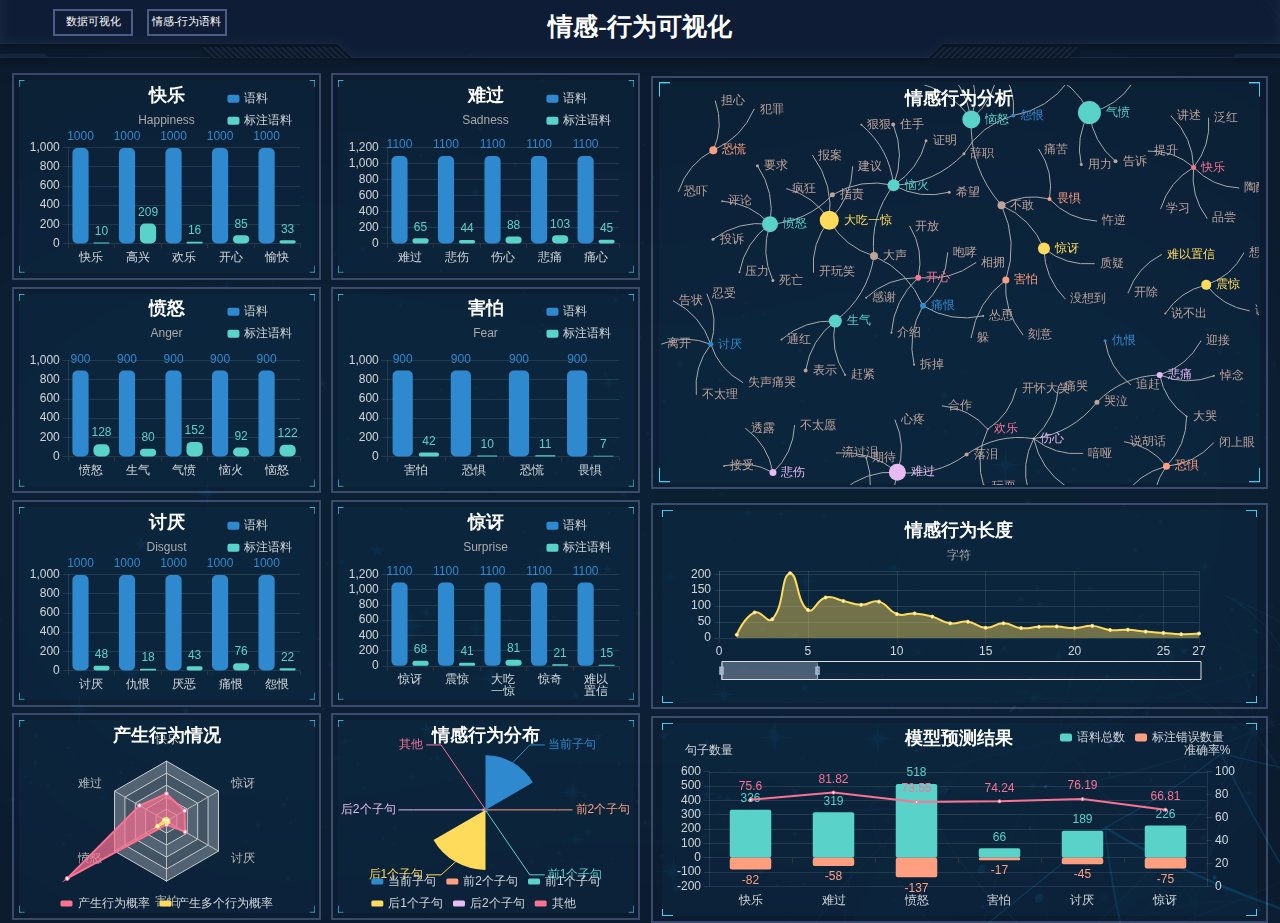
<file: Visualization/Visualization/index.html>
<!DOCTYPE html>
<html lang="en">
<head>
    <meta charset="UTF-8">
    <meta name="Emotional-Action-Visualization" content="width=device-width,initial-scale=1.0">
    <title>Emotional-Action-Visualization</title>
    <link rel="stylesheet" href="css/index.css" />
</head>
<body>
    <!-- 头部 -->
    <header>
            <h1>情感-行为可视化</h1>
            <a href="./index.html">
            <div class="bu1">数据可视化</div>
            </a>
            <a href="./ksh.php">
            <div class="bu2">情感-行为语料</div>
            </a>
            <!-- <a href="./index3.html">
            <div class="bu3">标注准则
            </div>
            </a> -->
    </header>
    <!-- 主体 -->
    <section class="mainbox">
        <div class="column">
            <div class="panel bar">
                <!-- <h2>快乐</h2> -->
                <div class=" chart chart1"></div>
            </div>
            <div class="panel bar"> 
                <div class=" chart chart3"></div>
            </div>
            <div class="panel bar"> 
                <div class=" chart chart5"></div>
            </div>
            <div class="panel bar"> 
                <div class=" chart chart7"></div>
            </div>

        </div>
        <div class="column">
            <div class="panel bar"> 
                <div class=" chart chart2"></div>
            </div>
            <div class="panel bar"> 
                <div class=" chart chart4"></div>
            </div>
            <div class="panel bar"> 
                <div class=" chart chart6"></div>
            </div>
            <div class="panel bar">
                <div class=" chart chart8"></div>
            </div>

        </div>
        <div class="column">
            <div class="panel2 bar"> 
                <div class=" chart chart9"></div>
            </div>
            
            <div class="panel bar"> 
                <div class=" chart chart11"></div>
            </div>
            <div class="panel bar"> 
                    <div class=" chart chart10"></div>
                </div>
        </div>
    </section>
    <script src="js/flexible.js"></script>
    <script src="js/echarts.min.js"></script>
    <script src="js/newline-echarts.js"></script>
    <script src="js/in.js"></script>
</body>
</html>
</file>
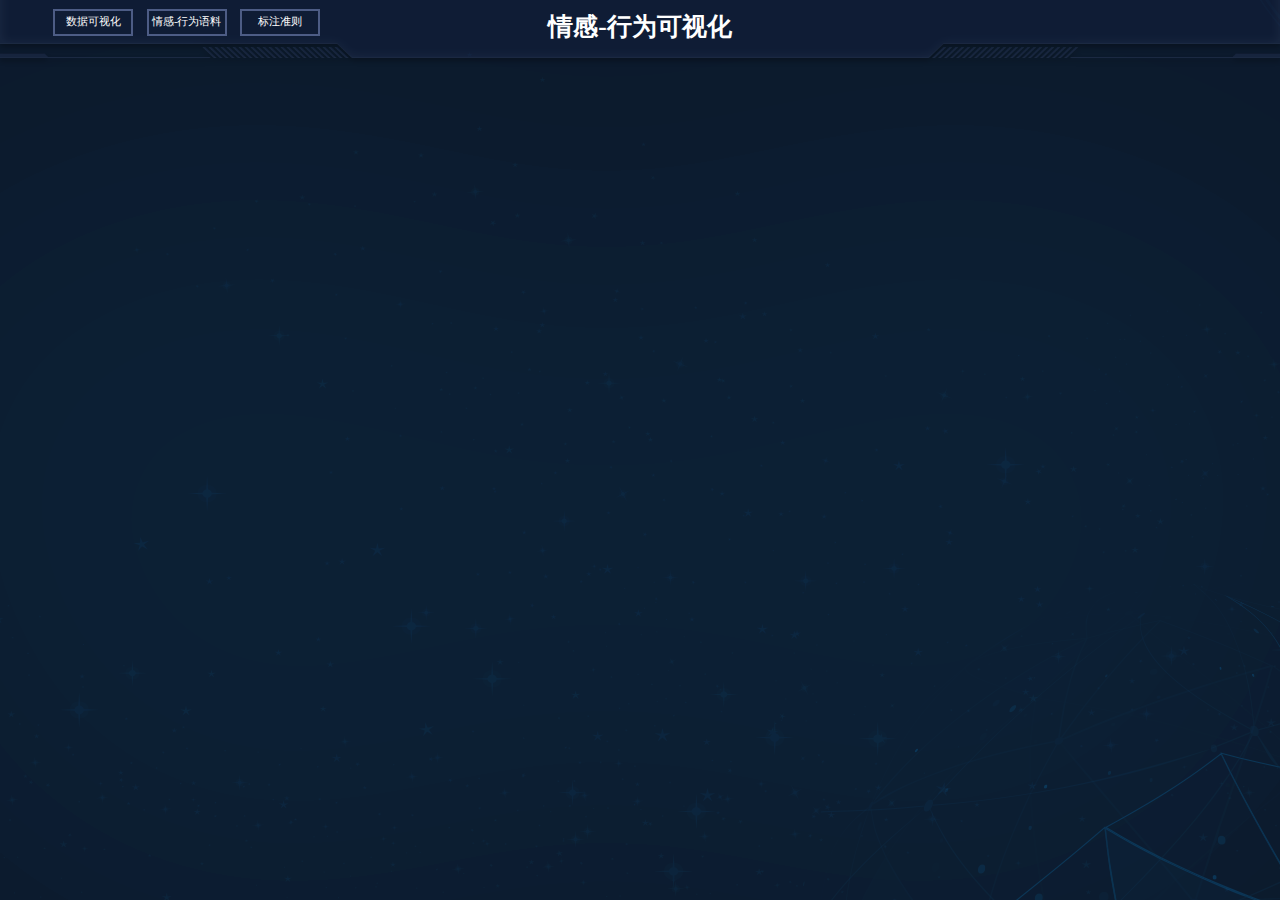
<file: Visualization/Visualization/index3.html>
<!DOCTYPE html>
<html lang="en">
<head>
    <meta charset="UTF-8">
    <meta name="Emotional-Action-Visualization" content="width=device-width,initial-scale=1.0">
    <title>Emotional-Action-Visualization</title>
    <link rel="stylesheet" href="css/index3.css" />
</head>
<body>
    <!-- 头部 -->
    <header>
            <h1>情感-行为可视化</h1>
            <a href="./index.html">
            <div class="bu1">数据可视化</div>
            </a>
            <a href="./ksh.php">
            <div class="bu2">情感-行为语料</div>
            </a>
            <a href="./index3.html">
            <div class="bu3">标注准则
            </div>
            </a>
    </header>
    <!-- 主体 -->
    <script src="js/flexible.js"></script>
</body>
</html>
</file>
<file: Visualization/Visualization/css/index.css>
* {
  margin: 0;
  padding: 0;
  box-sizing: border-box;
}
body {
  background: url(../images/true.png) no-repeat top center fixed;
  line-height: 1.15;
}
header {
  height: 1.25rem;
  background: url(../images/head_bg.png) no-repeat;
  background-size: 100% 100%;
}
header h1 {
  font-size: 0.475rem;
  color: #fff;
  text-align: center;
  line-height: 1rem;
}
header .bu1 {
  position: absolute;
  border: 2px solid rgba(169, 189, 255, 0.4);
  left: 1rem;
  top: 0.175rem;
  height: 0.5rem;
  width: 1.5rem;
  font-size: 0.2rem;
  color: #fff;
  text-align: center;
  line-height: 0.4rem;
}
header .bu2 {
  position: absolute;
  border: 2px solid rgba(169, 189, 255, 0.4);
  left: 2.75rem;
  top: 0.175rem;
  height: 0.5rem;
  width: 1.5rem;
  font-size: 0.2rem;
  color: #fff;
  text-align: center;
  line-height: 0.4rem;
}
header .bu3 {
  position: absolute;
  border: 2px solid rgba(169, 189, 255, 0.4);
  left: 4.5rem;
  top: 0.175rem;
  height: 0.5rem;
  width: 1.5rem;
  font-size: 0.2rem;
  color: #fff;
  text-align: center;
  line-height: 0.4rem;
}
.mainbox {
  display: flex;
  margin: 0;
  height: 3.875rem;
  padding: 0.125rem 0.125rem 0;
}
.mainbox .column {
  flex: 3;
  margin: 0 0.1rem 0 0.1rem;
}
.mainbox .column:nth-child(3) {
  flex: 6;
}
.mainbox .panel {
  padding: 0.125rem 0.125rem 0;
  margin: 0 0 0.125rem 0;
  height: 3.875rem;
  background: url(../images/line1.png) center no-repeat;
  background-size: 97% 95%;
  border: 2px solid rgba(169, 189, 255, 0.288);
}
.mainbox .panel .chart {
  height: 3.5rem;
}
.mainbox .panel2 {
  padding: 0.125rem 0.125rem 0;
  margin: 0.05rem 0 0.25rem 0;
  height: 7.75rem;
  background: url(../images/line1.png) center no-repeat;
  background-size: 98% 98%;
  border: 2px solid rgba(169, 189, 255, 0.288);
}
.mainbox .panel2 .chart {
  height: 7.5rem;
}
</file>
<file: Visualization/Visualization/css/index3.css>
* {
  margin: 0;
  padding: 0;
  box-sizing: border-box;
}
body {
  background: url(../images/true.png) no-repeat top center fixed;
  line-height: 1.15;
}
header {
  height: 1.25rem;
  background: url(../images/head_bg.png) no-repeat;
  background-size: 100% 100%;
}
header h1 {
  font-size: 0.475rem;
  color: #fff;
  text-align: center;
  line-height: 1rem;
}
header .bu1 {
  position: absolute;
  border: 2px solid rgba(169, 189, 255, 0.4);
  left: 1rem;
  top: 0.175rem;
  height: 0.5rem;
  width: 1.5rem;
  font-size: 0.2rem;
  color: #fff;
  text-align: center;
  line-height: 0.4rem;
}
header .bu2 {
  position: absolute;
  border: 2px solid rgba(169, 189, 255, 0.4);
  left: 2.75rem;
  top: 0.175rem;
  height: 0.5rem;
  width: 1.5rem;
  font-size: 0.2rem;
  color: #fff;
  text-align: center;
  line-height: 0.4rem;
}
header .bu3 {
  position: absolute;
  border: 2px solid rgba(169, 189, 255, 0.4);
  left: 4.5rem;
  top: 0.175rem;
  height: 0.5rem;
  width: 1.5rem;
  font-size: 0.2rem;
  color: #fff;
  text-align: center;
  line-height: 0.4rem;
}
</file>
